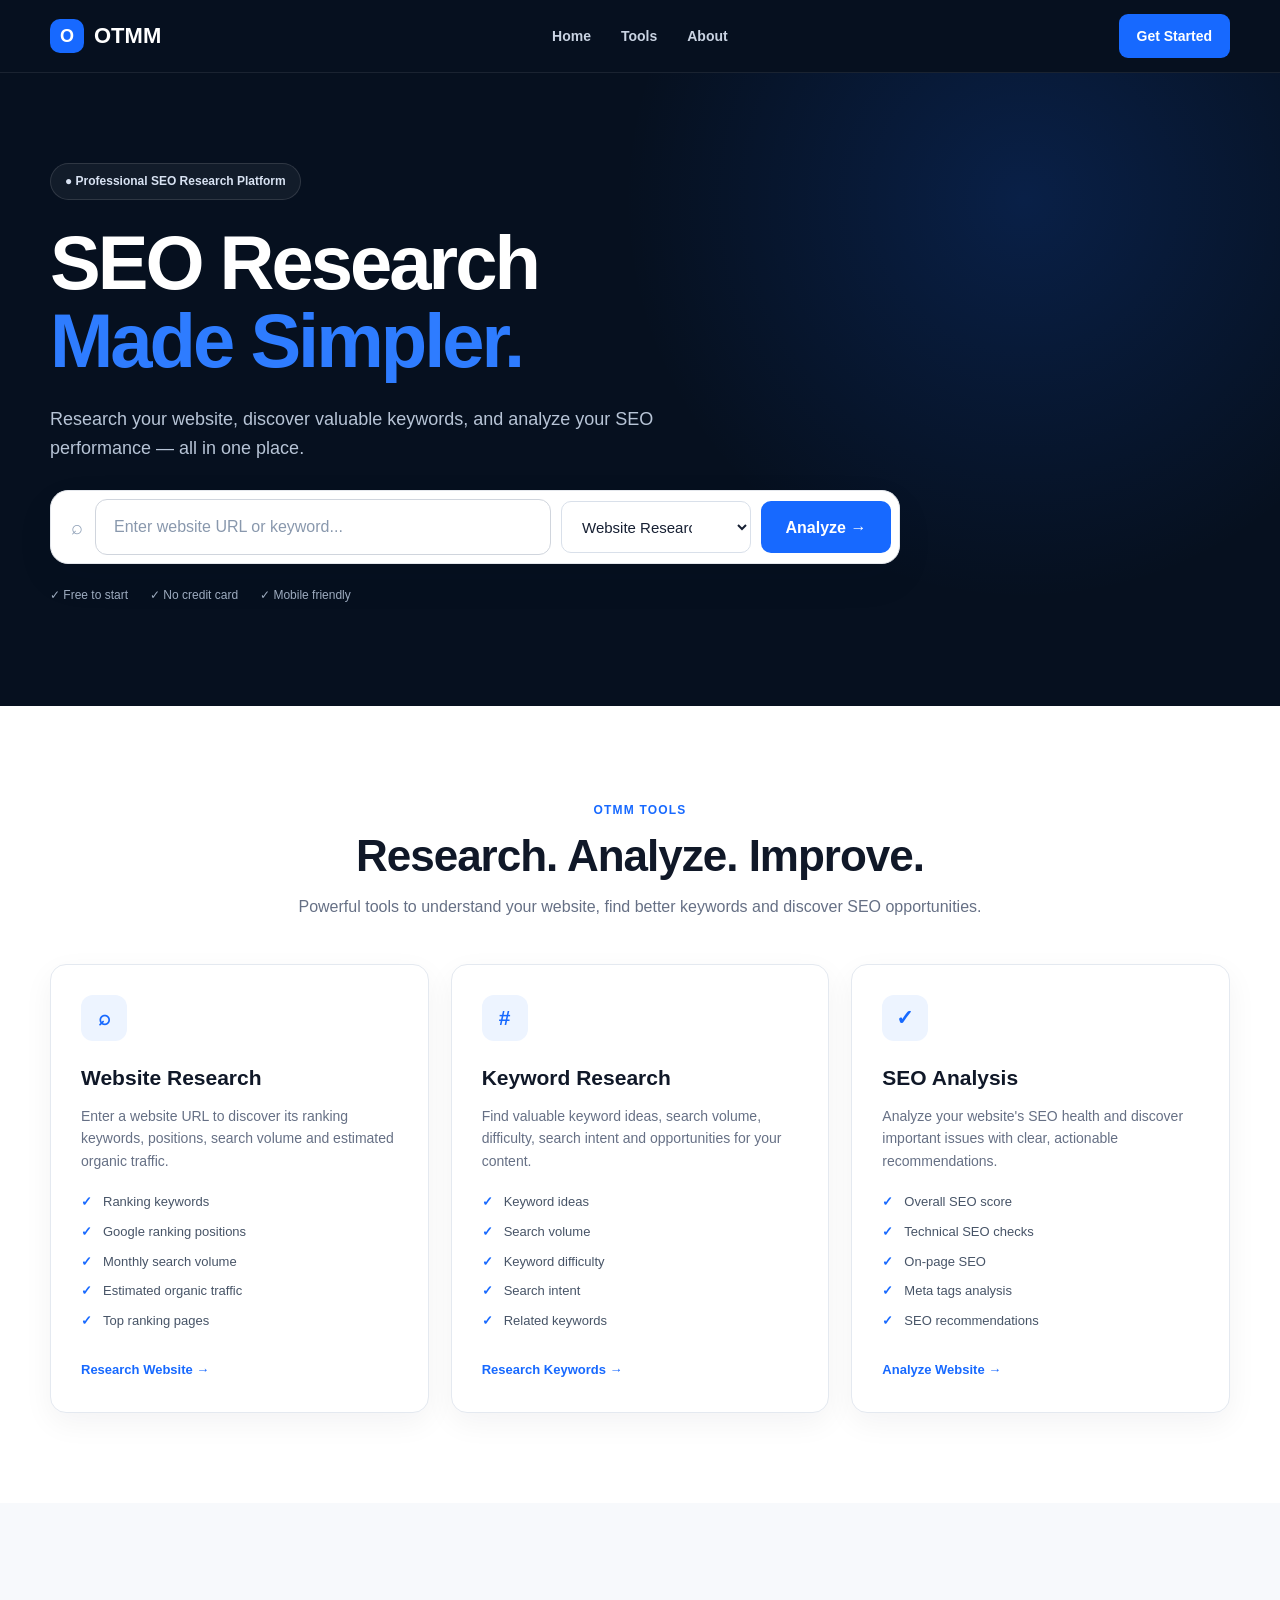
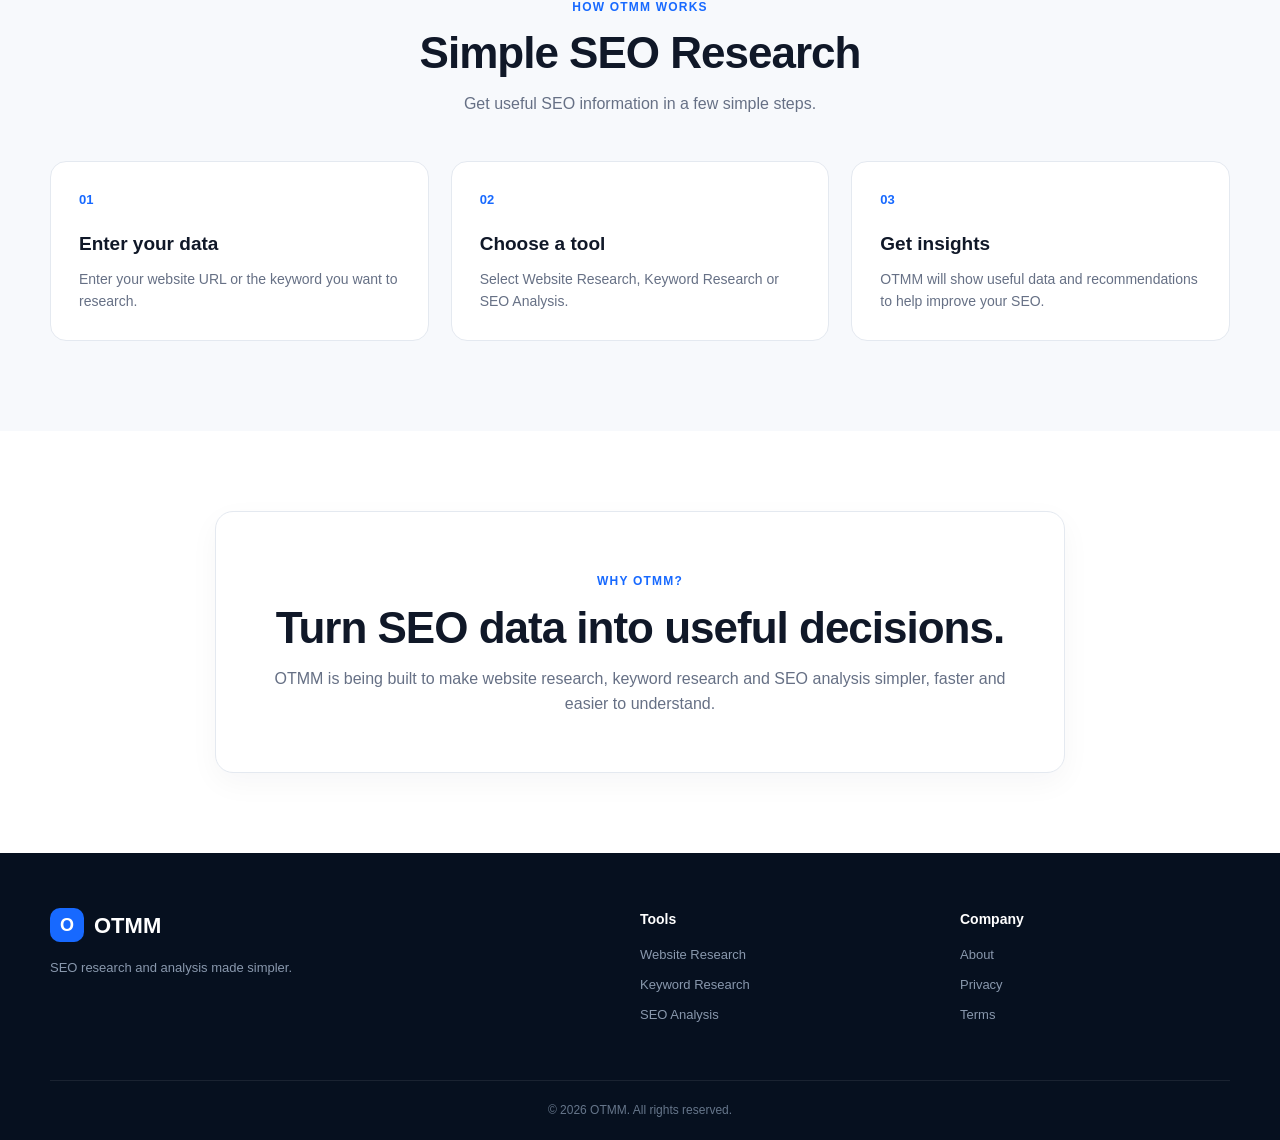
<file: index.html>
<!DOCTYPE html>
<html lang="en">

<head>
  <meta charset="UTF-8">

  <meta name="viewport" content="width=device-width, initial-scale=1.0">

  <title>OTMM — Website Research, Keyword Research & SEO Analysis</title>

  <meta
    name="description"
    content="OTMM is a professional SEO research platform for website research, keyword research and SEO analysis."
  >

  <meta
    name="keywords"
    content="OTMM, website research, keyword research, SEO analysis, SEO research tool, website SEO checker, keyword research tool"
  >

  <meta name="robots" content="index, follow">

  <meta name="theme-color" content="#06101f">

  <link rel="canonical" href="https://otmm.vercel.app/">

  <link rel="stylesheet" href="style.css">
</head>


<body>
  <script>
  const analyzeButton = document.querySelector(".analyze-button");
  const researchInput = document.querySelector(".research-input input");
  const researchSelect = document.querySelector(".research-select");

  analyzeButton.addEventListener("click", function () {

    const value = researchInput.value.trim();
    const tool = researchSelect.value;

    if (!value) {
      researchInput.focus();
      researchInput.placeholder = "Please enter a website URL or keyword...";
      return;
    }

    if (tool === "website") {
      window.location.href =
        "website-research.html?url=" + encodeURIComponent(value);
    }

    else if (tool === "keyword") {
      window.location.href =
        "keyword-research.html?keyword=" + encodeURIComponent(value);
    }

    else if (tool === "analysis") {
      window.location.href =
        "seo-analysis.html?url=" + encodeURIComponent(value);
    }

  });
  </script>
  

  <!-- =========================
       HEADER
  ========================== -->

  <header>

    <div class="container nav">

      <a href="/" class="logo" aria-label="OTMM Home">

        <span class="logo-icon">O</span>

        <span>OTMM</span>

      </a>


      <nav aria-label="Main navigation">

        <a href="/">Home</a>

        <a href="#tools">Tools</a>

        <a href="#about">About</a>

      </nav>


      <a href="#research" class="nav-button">
        Get Started
      </a>

    </div>

  </header>



  <main>


    <!-- =========================
         HERO
    ========================== -->

    <section class="hero">

      <div class="container hero-content">


        <div class="hero-text">


          <div class="badge">
            ● Professional SEO Research Platform
          </div>


          <h1>
            SEO Research
            <span>Made Simpler.</span>
          </h1>


          <p>
            Research your website, discover valuable keywords,
            and analyze your SEO performance — all in one place.
          </p>


          <!-- MAIN RESEARCH BOX -->

          <div class="research-box" id="research">


            <div class="research-input">

              <span class="input-icon">⌕</span>

              <input
                type="text"
                placeholder="Enter website URL or keyword..."
                aria-label="Website URL or keyword"
              >

            </div>


            <select
              aria-label="Select research tool"
              class="research-select"
            >

              <option value="website">
                Website Research
              </option>

              <option value="keyword">
                Keyword Research
              </option>

              <option value="analysis">
                SEO Analysis
              </option>

            </select>


            <button
              type="button"
              class="analyze-button"
            >
              Analyze →
            </button>


          </div>


          <div class="trust">

            <span>✓ Free to start</span>

            <span>✓ No credit card</span>

            <span>✓ Mobile friendly</span>

          </div>


        </div>

      </div>

    </section>



    <!-- =========================
         TOOLS
    ========================== -->

    <section
      id="tools"
      class="tools-section"
    >

      <div class="container">


        <div class="section-heading">

          <span>OTMM TOOLS</span>

          <h2>
            Research. Analyze. Improve.
          </h2>

          <p>
            Powerful tools to understand your website,
            find better keywords and discover SEO opportunities.
          </p>

        </div>



        <div class="tools-grid">


          <!-- WEBSITE RESEARCH -->

          <article class="tool-card">


            <div class="tool-icon">
              ⌕
            </div>


            <h3>
              Website Research
            </h3>


            <p>
              Enter a website URL to discover its ranking
              keywords, positions, search volume and
              estimated organic traffic.
            </p>


            <ul>

              <li>
                Ranking keywords
              </li>

              <li>
                Google ranking positions
              </li>

              <li>
                Monthly search volume
              </li>

              <li>
                Estimated organic traffic
              </li>

              <li>
                Top ranking pages
              </li>

            </ul>


            <a href="#research">
              Research Website →
            </a>


          </article>



          <!-- KEYWORD RESEARCH -->

          <article class="tool-card">


            <div class="tool-icon">
              #
            </div>


            <h3>
              Keyword Research
            </h3>


            <p>
              Find valuable keyword ideas, search volume,
              difficulty, search intent and opportunities
              for your content.
            </p>


            <ul>

              <li>
                Keyword ideas
              </li>

              <li>
                Search volume
              </li>

              <li>
                Keyword difficulty
              </li>

              <li>
                Search intent
              </li>

              <li>
                Related keywords
              </li>

            </ul>


            <a href="#research">
              Research Keywords →
            </a>


          </article>



          <!-- SEO ANALYSIS -->

          <article class="tool-card">


            <div class="tool-icon">
              ✓
            </div>


            <h3>
              SEO Analysis
            </h3>


            <p>
              Analyze your website's SEO health and
              discover important issues with clear,
              actionable recommendations.
            </p>


            <ul>

              <li>
                Overall SEO score
              </li>

              <li>
                Technical SEO checks
              </li>

              <li>
                On-page SEO
              </li>

              <li>
                Meta tags analysis
              </li>

              <li>
                SEO recommendations
              </li>

            </ul>


            <a href="#research">
              Analyze Website →
            </a>


          </article>


        </div>

      </div>

    </section>



    <!-- =========================
         HOW IT WORKS
    ========================== -->

    <section class="how-section">

      <div class="container">


        <div class="section-heading">

          <span>HOW OTMM WORKS</span>

          <h2>
            Simple SEO Research
          </h2>

          <p>
            Get useful SEO information in a few simple steps.
          </p>

        </div>



        <div class="steps-grid">


          <div class="step-card">

            <div class="step-number">
              01
            </div>

            <h3>
              Enter your data
            </h3>

            <p>
              Enter your website URL or the keyword
              you want to research.
            </p>

          </div>



          <div class="step-card">

            <div class="step-number">
              02
            </div>

            <h3>
              Choose a tool
            </h3>

            <p>
              Select Website Research, Keyword Research
              or SEO Analysis.
            </p>

          </div>



          <div class="step-card">

            <div class="step-number">
              03
            </div>

            <h3>
              Get insights
            </h3>

            <p>
              OTMM will show useful data and
              recommendations to help improve your SEO.
            </p>

          </div>


        </div>

      </div>

    </section>



    <!-- =========================
         ABOUT
    ========================== -->

    <section
      id="about"
      class="about-section"
    >

      <div class="container">


        <div class="about-box">


          <span>
            WHY OTMM?
          </span>


          <h2>
            Turn SEO data into useful decisions.
          </h2>


          <p>
            OTMM is being built to make website research,
            keyword research and SEO analysis simpler,
            faster and easier to understand.
          </p>


        </div>

      </div>

    </section>


  </main>



  <!-- =========================
       FOOTER
  ========================== -->

  <footer>


    <div class="container footer-content">


      <div>

        <div class="logo">

          <span class="logo-icon">
            O
          </span>

          <span>
            OTMM
          </span>

        </div>


        <p>
          SEO research and analysis made simpler.
        </p>

      </div>



      <div>

        <strong>
          Tools
        </strong>


        <a href="#research">
          Website Research
        </a>


        <a href="#research">
          Keyword Research
        </a>


        <a href="#research">
          SEO Analysis
        </a>

      </div>



      <div>

        <strong>
          Company
        </strong>


        <a href="#about">
          About
        </a>


        <a href="#">
          Privacy
        </a>


        <a href="#">
          Terms
        </a>

      </div>


    </div>



    <div class="copyright">

      © 2026 OTMM. All rights reserved.

    </div>


  </footer>


</body>

</html>
</file>
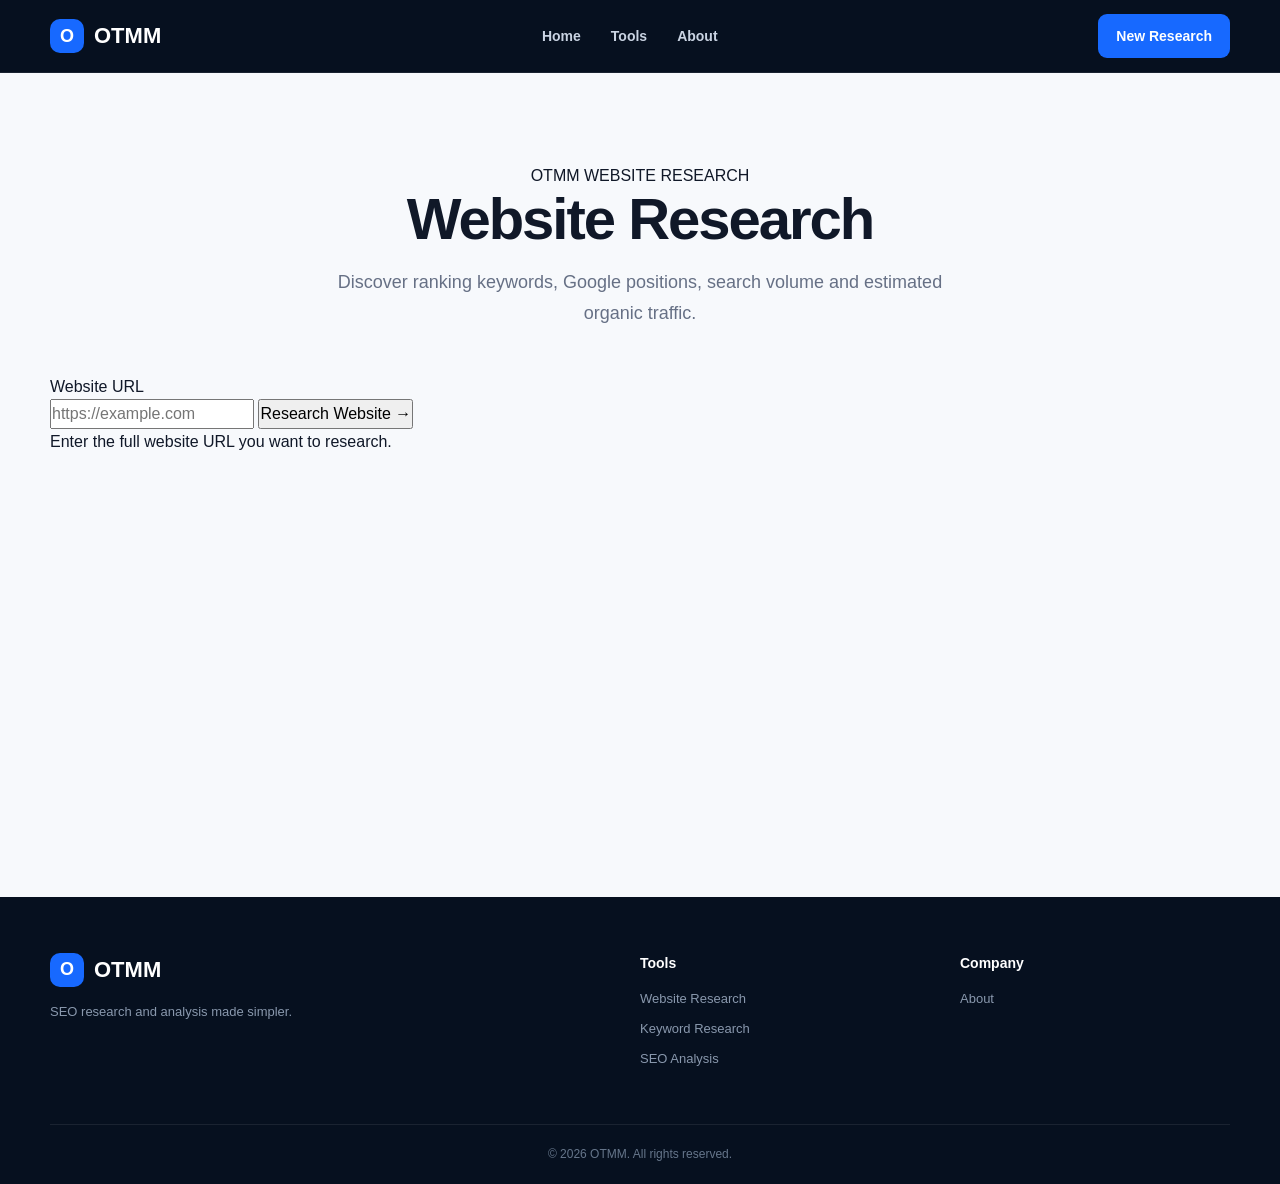
<file: website-research.html>
<!DOCTYPE html>
<html lang="en">

<head>
  <meta charset="UTF-8">

  <meta name="viewport" content="width=device-width, initial-scale=1.0">

  <title>Website Research Tool — OTMM</title>

  <meta
    name="description"
    content="Analyze a website to discover ranking keywords, Google positions, search volume and organic traffic insights with OTMM."
  >

  <meta name="robots" content="index, follow">

  <link rel="canonical" href="https://otmm.vercel.app/website-research.html">

  <link rel="stylesheet" href="style.css">
</head>

<body>

  <!-- HEADER -->

  <header>

    <div class="container nav">

      <a href="/" class="logo" aria-label="OTMM Home">
        <span class="logo-icon">O</span>
        <span>OTMM</span>
      </a>

      <nav aria-label="Main navigation">
        <a href="/">Home</a>
        <a href="/#tools">Tools</a>
        <a href="/#about">About</a>
      </nav>

      <a href="/#research" class="nav-button">
        New Research
      </a>

    </div>

  </header>


  <main>

    <!-- PAGE HEADER -->

    <section class="research-page">

      <div class="container">

        <div class="research-header">

          <span class="research-label">
            OTMM WEBSITE RESEARCH
          </span>

          <h1>
            Website Research
          </h1>

          <p>
            Discover ranking keywords, Google positions,
            search volume and estimated organic traffic.
          </p>

        </div>


        <!-- SEARCH FORM -->

        <div class="research-form-card">

          <label for="websiteUrl">
            Website URL
          </label>

          <div class="research-form">

            <input
              id="websiteUrl"
              type="url"
              placeholder="https://example.com"
              autocomplete="url"
            >

            <button
              id="researchButton"
              type="button"
            >
              Research Website →
            </button>

          </div>

          <p class="form-help">
            Enter the full website URL you want to research.
          </p>

        </div>


        <!-- RESULTS -->

        <section
          id="researchResults"
          class="research-results"
          hidden
        >

          <div class="results-header">

            <div>
              <span class="results-label">
                RESEARCH RESULTS
              </span>

              <h2 id="resultWebsite">
                Website
              </h2>
            </div>

            <span class="result-status">
              Ready
            </span>

          </div>


          <!-- STATS -->

          <div class="result-stats">

            <div class="result-stat">

              <span>
                Ranking Keywords
              </span>

              <strong id="keywordCount">
                —
              </strong>

            </div>


            <div class="result-stat">

              <span>
                Estimated Traffic
              </span>

              <strong id="trafficCount">
                —
              </strong>

            </div>


            <div class="result-stat">

              <span>
                Top Position
              </span>

              <strong id="topPosition">
                —
              </strong>

            </div>


            <div class="result-stat">

              <span>
                Opportunities
              </span>

              <strong id="opportunityCount">
                —
              </strong>

            </div>

          </div>


          <!-- KEYWORD TABLE -->

          <div class="results-card">

            <div class="results-card-header">

              <div>
                <h3>
                  Ranking Keywords
                </h3>

                <p>
                  Keywords where this website appears in search results.
                </p>
              </div>

            </div>


            <div class="table-wrapper">

              <table>

                <thead>

                  <tr>
                    <th>Keyword</th>
                    <th>Position</th>
                    <th>Search Volume</th>
                    <th>Estimated Traffic</th>
                  </tr>

                </thead>

                <tbody id="keywordTable">

                </tbody>

              </table>

            </div>

          </div>


          <!-- IMPORTANT -->

          <div class="data-notice">

            <strong>
              Real SEO data connection
            </strong>

            <p>
              This interface is ready for the real SEO data API.
              Once the data provider is connected, OTMM will replace
              the sample results with live ranking and search data.
            </p>

          </div>

        </section>

      </div>

    </section>

  </main>


  <!-- FOOTER -->

  <footer>

    <div class="container footer-content">

      <div>

        <div class="logo">

          <span class="logo-icon">
            O
          </span>

          <span>
            OTMM
          </span>

        </div>

        <p>
          SEO research and analysis made simpler.
        </p>

      </div>


      <div>

        <strong>
          Tools
        </strong>

        <a href="/#research">
          Website Research
        </a>

        <a href="/#research">
          Keyword Research
        </a>

        <a href="/#research">
          SEO Analysis
        </a>

      </div>


      <div>

        <strong>
          Company
        </strong>

        <a href="/#about">
          About
        </a>

      </div>

    </div>


    <div class="copyright">
      © 2026 OTMM. All rights reserved.
    </div>

  </footer>


  <!-- PAGE JAVASCRIPT -->

  <script>

    const urlInput = document.getElementById("websiteUrl");
    const researchButton = document.getElementById("researchButton");

    const results = document.getElementById("researchResults");

    const resultWebsite = document.getElementById("resultWebsite");

    const keywordCount = document.getElementById("keywordCount");
    const trafficCount = document.getElementById("trafficCount");
    const topPosition = document.getElementById("topPosition");
    const opportunityCount = document.getElementById("opportunityCount");

    const keywordTable = document.getElementById("keywordTable");


    researchButton.addEventListener("click", function () {

      const url = urlInput.value.trim();

      if (!url) {

        urlInput.focus();

        urlInput.setCustomValidity(
          "Please enter a website URL."
        );

        urlInput.reportValidity();

        return;
      }


      urlInput.setCustomValidity("");


      let cleanUrl = url;

      if (!cleanUrl.startsWith("http://") &&
          !cleanUrl.startsWith("https://")) {

        cleanUrl = "https://" + cleanUrl;

      }


      try {

        const parsedUrl = new URL(cleanUrl);

        const hostname = parsedUrl.hostname;


        resultWebsite.textContent = hostname;


        /*
          TEMPORARY SAMPLE DATA

          Real SEO API will be connected later.
        */

        keywordCount.textContent = "—";
        trafficCount.textContent = "—";
        topPosition.textContent = "—";
        opportunityCount.textContent = "—";


        keywordTable.innerHTML = `
          <tr>
            <td colspan="4">
              Real keyword data will appear here after
              the SEO data API is connected.
            </td>
          </tr>
        `;


        results.hidden = false;

        results.scrollIntoView({
          behavior: "smooth",
          block: "start"
        });


      } catch (error) {

        urlInput.setCustomValidity(
          "Please enter a valid website URL."
        );

        urlInput.reportValidity();

      }

    });


    urlInput.addEventListener("input", function () {
      urlInput.setCustomValidity("");
    });


    urlInput.addEventListener("keydown", function (event) {

      if (event.key === "Enter") {
        researchButton.click();
      }

    });

  </script>

</body>

</html>
</file>
<file: style.css>
* {
  margin: 0;
  padding: 0;
  box-sizing: border-box;
}

html {
  scroll-behavior: smooth;
}

body {
  font-family: Arial, Helvetica, sans-serif;
  background: #f7f9fc;
  color: #101828;
  line-height: 1.6;
  overflow-x: hidden;
}

a {
  text-decoration: none;
  color: inherit;
}

button,
input,
select {
  font: inherit;
}

.container {
  width: min(1180px, calc(100% - 32px));
  margin: 0 auto;
}

/* =========================
   HEADER
========================= */

header {
  background: #06101f;
  color: #fff;
  border-bottom: 1px solid rgba(255, 255, 255, 0.08);
}

.nav {
  min-height: 72px;
  display: flex;
  align-items: center;
  justify-content: space-between;
  gap: 24px;
}

.logo {
  display: inline-flex;
  align-items: center;
  gap: 10px;
  font-size: 22px;
  font-weight: 800;
}

.logo-icon {
  width: 34px;
  height: 34px;
  display: grid;
  place-items: center;
  border-radius: 10px;
  background: #1769ff;
  color: #fff;
  font-size: 18px;
  font-weight: 800;
}

nav {
  display: flex;
  align-items: center;
  gap: 30px;
  font-size: 14px;
  font-weight: 600;
}

nav a {
  color: #c9d3e2;
}

nav a:hover {
  color: #fff;
}

.nav-button {
  background: #1769ff;
  padding: 11px 18px;
  border-radius: 9px;
  font-size: 14px;
  font-weight: 700;
}

/* =========================
   HERO
========================= */

.hero {
  background:
    radial-gradient(
      circle at 80% 20%,
      rgba(23, 105, 255, 0.18),
      transparent 35%
    ),
    #06101f;

  color: #fff;
  padding: 90px 0 100px;
}

.hero-content {
  display: grid;
  grid-template-columns: 1fr;
  align-items: center;
}

.hero-text {
  width: 100%;
  max-width: 850px;
}

.badge {
  display: inline-block;
  padding: 8px 14px;
  margin-bottom: 24px;
  border: 1px solid rgba(255, 255, 255, 0.12);
  border-radius: 999px;
  background: rgba(255, 255, 255, 0.05);
  color: #d8e2f2;
  font-size: 12px;
  font-weight: 600;
}

.hero h1 {
  max-width: 760px;
  font-size: clamp(46px, 7vw, 76px);
  line-height: 1.03;
  letter-spacing: -3px;
  margin-bottom: 24px;
}

.hero h1 span {
  display: block;
  color: #2e7cff;
}

.hero p {
  max-width: 650px;
  color: #b7c4d6;
  font-size: 18px;
  margin-bottom: 28px;
}

/* =========================
   RESEARCH BOX
========================= */

.research-box {
  width: 100%;
  max-width: 780px;
  display: flex;
  align-items: center;
  gap: 6px;
  padding: 6px;
  border: 1px solid rgba(255, 255, 255, 0.15);
  border-radius: 13px;
  background: rgba(255, 255, 255, 0.06);
}

.research-input {
  flex: 1;
  min-width: 0;
  display: flex;
  align-items: center;
}

.input-icon {
  padding-left: 12px;
  color: #8fa0b7;
  font-size: 20px;
}

.research-input input {
  width: 100%;
  min-width: 0;
  padding: 14px 12px;
  border: 0;
  outline: 0;
  background: transparent;
  color: #fff;
  font-size: 14px;
}

.research-input input::placeholder {
  color: #8998ad;
}

.research-select {
  width: 175px;
  min-height: 48px;
  padding: 0 10px;
  border: 0;
  border-left: 1px solid rgba(255, 255, 255, 0.1);
  outline: 0;
  background: transparent;
  color: #fff;
  font-size: 13px;
}

.research-select option {
  color: #101828;
  background: #fff;
}

.analyze-button {
  min-height: 48px;
  padding: 0 22px;
  border: 0;
  border-radius: 9px;
  background: #1769ff;
  color: #fff;
  font-weight: 700;
  cursor: pointer;
}

.analyze-button:hover {
  background: #0d5ce6;
}

.trust {
  display: flex;
  flex-wrap: wrap;
  gap: 22px;
  margin-top: 22px;
  color: #9eacc0;
  font-size: 12px;
}

/* =========================
   TOOLS
========================= */

.tools-section {
  padding: 90px 0;
  background: #fff;
}

.section-heading {
  max-width: 700px;
  margin: 0 auto 45px;
  text-align: center;
}

.section-heading > span,
.about-box > span {
  color: #1769ff;
  font-size: 12px;
  font-weight: 800;
  letter-spacing: 1.2px;
}

.section-heading h2,
.about-box h2 {
  margin: 10px 0 12px;
  font-size: clamp(30px, 4vw, 44px);
  line-height: 1.15;
  letter-spacing: -1px;
}

.section-heading p,
.about-box p {
  color: #667085;
}

.tools-grid {
  display: grid;
  grid-template-columns: repeat(3, 1fr);
  gap: 22px;
}

.tool-card {
  padding: 30px;
  border: 1px solid #e4e9f0;
  border-radius: 16px;
  background: #fff;
  box-shadow: 0 10px 30px rgba(16, 24, 40, 0.05);
  transition: transform 0.2s ease, box-shadow 0.2s ease;
}

.tool-card:hover {
  transform: translateY(-4px);
  box-shadow: 0 18px 45px rgba(16, 24, 40, 0.09);
}

.tool-icon {
  width: 46px;
  height: 46px;
  display: grid;
  place-items: center;
  margin-bottom: 20px;
  border-radius: 12px;
  background: #edf4ff;
  color: #1769ff;
  font-size: 21px;
  font-weight: 800;
}

.tool-card h3 {
  font-size: 21px;
  margin-bottom: 10px;
}

.tool-card p {
  color: #667085;
  font-size: 14px;
  margin-bottom: 20px;
}

.tool-card ul {
  list-style: none;
  margin-bottom: 24px;
}

.tool-card li {
  position: relative;
  padding-left: 22px;
  margin: 9px 0;
  color: #475467;
  font-size: 13px;
}

.tool-card li::before {
  content: "✓";
  position: absolute;
  left: 0;
  color: #1769ff;
  font-weight: 800;
}

.tool-card > a {
  color: #1769ff;
  font-size: 13px;
  font-weight: 800;
}

/* =========================
   HOW IT WORKS
========================= */

.how-section {
  padding: 90px 0;
  background: #f7f9fc;
}

.steps-grid {
  display: grid;
  grid-template-columns: repeat(3, 1fr);
  gap: 22px;
}

.step-card {
  padding: 28px;
  border: 1px solid #e4e9f0;
  border-radius: 16px;
  background: #fff;
}

.step-number {
  margin-bottom: 18px;
  color: #1769ff;
  font-size: 13px;
  font-weight: 800;
}

.step-card h3 {
  margin-bottom: 8px;
  font-size: 19px;
}

.step-card p {
  color: #667085;
  font-size: 14px;
}

/* =========================
   ABOUT
========================= */

.about-section {
  padding: 80px 0;
  background: #fff;
}

.about-box {
  max-width: 850px;
  margin: 0 auto;
  padding: 55px;
  text-align: center;
  border: 1px solid #e4e9f0;
  border-radius: 18px;
  background: #fff;
  box-shadow: 0 10px 30px rgba(16, 24, 40, 0.04);
}

/* =========================
   FOOTER
========================= */

footer {
  background: #06101f;
  color: #fff;
  padding: 55px 0 20px;
}

.footer-content {
  display: grid;
  grid-template-columns: 2fr 1fr 1fr;
  gap: 50px;
}

.footer-content p {
  max-width: 280px;
  margin-top: 15px;
  color: #8998ad;
  font-size: 13px;
}

.footer-content strong {
  display: block;
  margin-bottom: 15px;
  font-size: 14px;
}

.footer-content > div:not(:first-child) a {
  display: block;
  margin: 9px 0;
  color: #8998ad;
  font-size: 13px;
}

.footer-content > div:not(:first-child) a:hover {
  color: #fff;
}

.copyright {
  width: min(1180px, calc(100% - 32px));
  margin: 45px auto 0;
  padding-top: 20px;
  border-top: 1px solid rgba(255, 255, 255, 0.08);
  color: #66768b;
  text-align: center;
  font-size: 12px;
}

/* =========================
   TABLET
========================= */

@media (max-width: 850px) {

  .nav {
    min-height: 64px;
  }

  nav {
    display: none;
  }

  .hero {
    padding: 65px 0 75px;
  }

  .hero h1 {
    font-size: 52px;
  }

  .tools-grid,
  .steps-grid {
    grid-template-columns: 1fr;
  }

  .footer-content {
    grid-template-columns: 1fr 1fr;
  }

  .footer-content > div:first-child {
    grid-column: 1 / -1;
  }
}

/* =========================
   MOBILE
========================= */

@media (max-width: 520px) {

  .container {
    width: min(100% - 24px, 1180px);
  }

  .nav {
    gap: 10px;
  }

  .nav-button {
    padding: 9px 13px;
    font-size: 12px;
  }

  .logo {
    font-size: 20px;
  }

  .hero {
    padding: 50px 0 60px;
  }

  .hero h1 {
    font-size: 42px;
    letter-spacing: -1.8px;
  }

  .hero p {
    font-size: 16px;
  }

  .research-box {
    flex-direction: column;
    align-items: stretch;
    padding: 8px;
  }

  .research-input {
    width: 100%;
  }

  .research-input input {
    min-height: 48px;
  }

  .research-select {
    width: 100%;
    min-height: 48px;
    border-left: 0;
    border-top: 1px solid rgba(255, 255, 255, 0.1);
  }

  .analyze-button {
    width: 100%;
  }

  .trust {
    flex-direction: column;
    gap: 9px;
  }

  .tools-section,
  .how-section {
    padding: 65px 0;
  }

  .tool-card {
    padding: 24px;
  }

  .about-box {
    padding: 32px 20px;
  }

  .footer-content {
    grid-template-columns: 1fr;
    gap: 30px;
  }

  .footer-content > div:first-child {
    grid-column: auto;
  }
  }

/* ================================
   WEBSITE RESEARCH PAGE
================================ */

.research-page {
  background: #f7f9fc;
  min-height: calc(100vh - 76px);
  padding: 90px 0 110px;
}

.research-header {
  max-width: 760px;
  margin: 0 auto 45px;
  text-align: center;
}

.section-label {
  display: inline-block;
  color: #1769ff;
  font-size: 12px;
  font-weight: 800;
  letter-spacing: 1.5px;
  margin-bottom: 14px;
}

.research-header h1 {
  margin: 0 0 18px;
  font-size: clamp(38px, 6vw, 58px);
  line-height: 1.05;
  color: #101828;
  letter-spacing: -2px;
}

.research-header p {
  margin: 0 auto;
  max-width: 650px;
  color: #667085;
  font-size: 18px;
  line-height: 1.7;
}


/* Research input box */

.research-box {
  max-width: 900px;
  margin: 0 auto;
  background: #ffffff;
  border: 1px solid #e4e7ec;
  border-radius: 18px;
  padding: 28px;
  box-shadow: 0 15px 40px rgba(16, 24, 40, 0.06);
}

.research-box label {
  display: block;
  margin-bottom: 12px;
  color: #101828;
  font-size: 14px;
  font-weight: 700;
}

.research-input {
  display: flex;
  gap: 12px;
}

.research-input input {
  flex: 1;
  min-width: 0;
  height: 56px;
  padding: 0 18px;
  border: 1px solid #d0d5dd;
  border-radius: 12px;
  outline: none;
  background: #ffffff;
  color: #101828;
  font-size: 16px;
  transition: 0.2s ease;
}

.research-input input:focus {
  border-color: #1769ff;
  box-shadow: 0 0 0 4px rgba(23, 105, 255, 0.10);
}

.research-input button {
  height: 56px;
  padding: 0 25px;
  border: 0;
  border-radius: 12px;
  background: #1769ff;
  color: #ffffff;
  font-size: 15px;
  font-weight: 700;
  cursor: pointer;
  white-space: nowrap;
  transition: 0.2s ease;
}

.research-input button:hover {
  background: #0f5ce0;
  transform: translateY(-1px);
}

.input-note {
  margin: 12px 0 0;
  color: #98a2b3;
  font-size: 13px;
}


/* Messages */

.research-message {
  max-width: 900px;
  margin: 18px auto 0;
  padding: 14px 18px;
  border-radius: 10px;
  font-size: 14px;
  display: none;
}

.research-message.error {
  display: block;
  background: #fff1f3;
  border: 1px solid #fecdca;
  color: #b42318;
}

.research-message.success {
  display: block;
  background: #ecfdf3;
  border: 1px solid #abefc6;
  color: #067647;
}


/* Results */

.results-section {
  max-width: 1100px;
  margin: 75px auto 0;
  display: none;
}

.results-header {
  margin-bottom: 25px;
}

.results-header h2 {
  margin: 0 0 8px;
  color: #101828;
  font-size: 30px;
}

.results-header p {
  margin: 0;
  color: #667085;
}


/* Result cards */

.result-cards {
  display: grid;
  grid-template-columns: repeat(3, 1fr);
  gap: 18px;
  margin-bottom: 25px;
}

.result-card {
  background: #ffffff;
  border: 1px solid #e4e7ec;
  border-radius: 16px;
  padding: 25px;
}

.result-card span {
  display: block;
  margin-bottom: 12px;
  color: #667085;
  font-size: 14px;
}

.result-card strong {
  color: #101828;
  font-size: 30px;
}


/* Keywords table */

.keywords-box {
  background: #ffffff;
  border: 1px solid #e4e7ec;
  border-radius: 18px;
  overflow: hidden;
}

.box-heading {
  display: flex;
  align-items: center;
  justify-content: space-between;
  padding: 22px 25px;
  border-bottom: 1px solid #eaecf0;
}

.box-heading h2 {
  margin: 0;
  color: #101828;
  font-size: 20px;
}

.box-heading span {
  color: #667085;
  font-size: 13px;
}

.table-wrapper {
  width: 100%;
  overflow-x: auto;
}

table {
  width: 100%;
  min-width: 700px;
  border-collapse: collapse;
}

th,
td {
  padding: 18px 20px;
  text-align: left;
  border-bottom: 1px solid #eaecf0;
  font-size: 14px;
}

th {
  background: #f9fafb;
  color: #475467;
  font-weight: 700;
}

td {
  color: #667085;
}

tbody tr:last-child td {
  border-bottom: 0;
}


/* Mobile */

@media (max-width: 700px) {

  .research-page {
    padding: 55px 0 80px;
  }

  .research-header {
    margin-bottom: 30px;
    text-align: left;
  }

  .research-header h1 {
    font-size: 42px;
    letter-spacing: -1.5px;
  }

  .research-header p {
    font-size: 16px;
    line-height: 1.6;
  }

  .research-box {
    padding: 20px;
    border-radius: 16px;
  }

  .research-input {
    flex-direction: column;
  }

  .research-input input,
  .research-input button {
    width: 100%;
  }

  .research-input button {
    height: 54px;
  }

  .result-cards {
    grid-template-columns: 1fr;
  }

  .results-section {
    margin-top: 55px;
  }

  .results-header h2 {
    font-size: 26px;
  }

  .box-heading {
    padding: 20px;
  }

}

/* =========================================
   OTMM RESEARCH BOX — FINAL MOBILE FIX
========================================= */

.research-box {
  display: grid;
  grid-template-columns: minmax(0, 1fr) 190px 130px;
  align-items: center;
  gap: 10px;
  width: 100%;
  padding: 8px;
  box-sizing: border-box;
}

.research-input {
  min-width: 0;
}

.research-input input {
  width: 100%;
  box-sizing: border-box;
}

.research-select {
  display: block !important;
  width: 100%;
  height: 52px;
  padding: 0 42px 0 16px;
  border: 1px solid #d9e0ea;
  border-radius: 10px;
  background: #ffffff;
  color: #172033;
  font-size: 15px;
  font-weight: 500;
  cursor: pointer;
  outline: none;
}

.research-select:focus {
  border-color: #2475ff;
  box-shadow: 0 0 0 3px rgba(36, 117, 255, 0.12);
}

.analyze-button {
  height: 52px;
  width: 100%;
  border: 0;
  border-radius: 10px;
  cursor: pointer;
  white-space: nowrap;
}


/* =========================================
   MOBILE
========================================= */

@media (max-width: 700px) {

  .research-box {
    display: flex;
    flex-direction: column;
    align-items: stretch;
    gap: 10px;
    padding: 12px;
  }

  .research-input {
    width: 100%;
  }

  .research-input input {
    height: 52px;
    font-size: 15px;
  }

  .research-select {
    width: 100%;
    height: 52px;
    display: block !important;
    font-size: 16px;
  }

  .analyze-button {
    width: 100%;
    height: 56px;
    font-size: 17px;
  }

}
</file>
